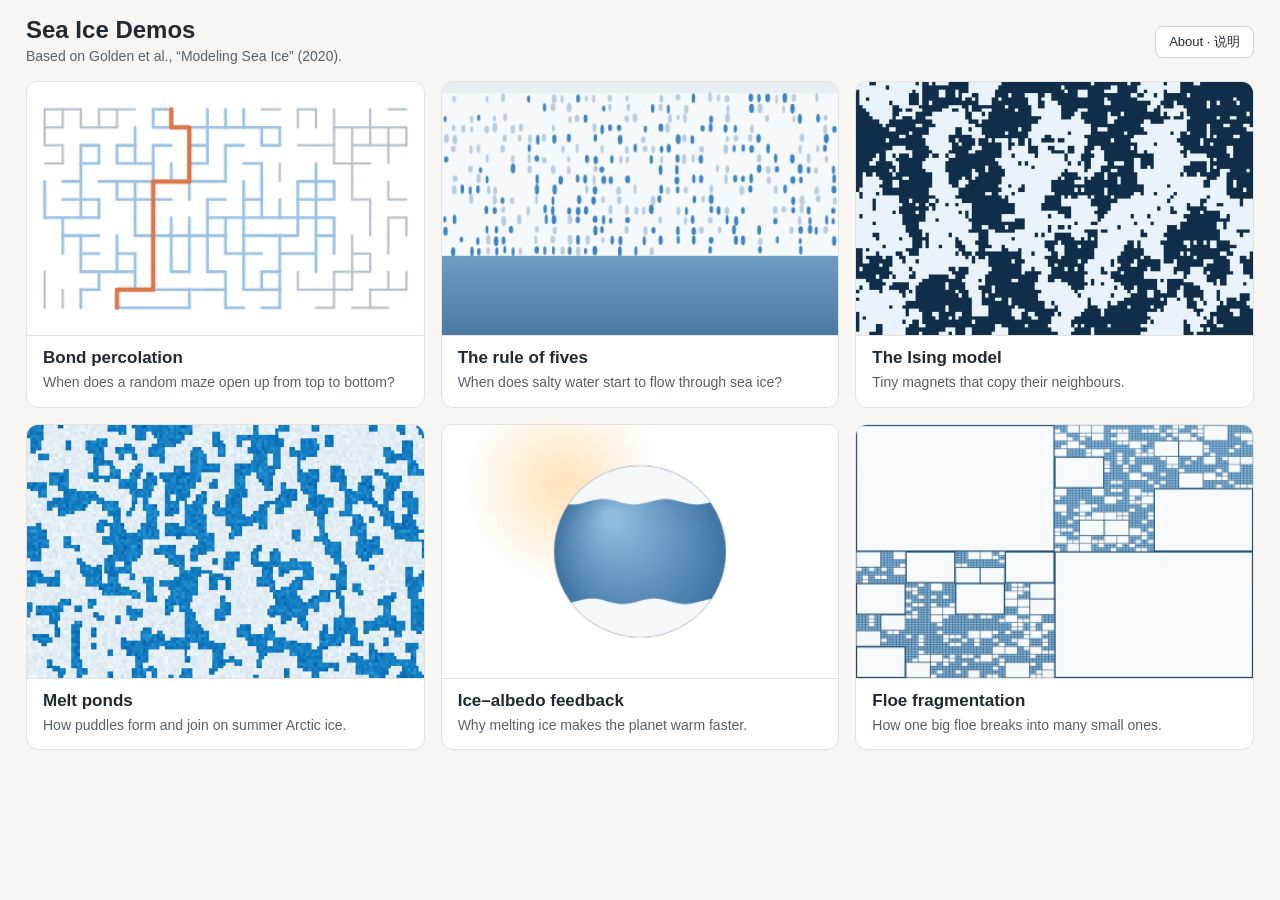
<file: index.html>
<!DOCTYPE html>
<html lang="en">
<head>
  <meta charset="utf-8">
  <meta name="viewport" content="width=device-width, initial-scale=1">
  <title>Sea Ice Demos</title>
  <link rel="stylesheet" href="style.css">
</head>
<body>
<div class="page">

  <div class="header">
    <div>
      <h1>Sea Ice Demos</h1>
      <p class="lead">Based on Golden et al., “Modeling Sea Ice” (2020).</p>
    </div>
    <button id="about-button">About · 说明</button>
  </div>

  <div class="cards">
    <a class="card" href="1_percolation.html">
      <canvas id="thumb-percolation"></canvas>
      <div class="card-text"><h2>Bond percolation</h2><p>When does a random maze open up from top to bottom?</p></div>
    </a>
    <a class="card" href="2_rule_of_fives.html">
      <canvas id="thumb-brine"></canvas>
      <div class="card-text"><h2>The rule of fives</h2><p>When does salty water start to flow through sea ice?</p></div>
    </a>
    <a class="card" href="3_ising_magnet.html">
      <canvas id="thumb-ising"></canvas>
      <div class="card-text"><h2>The Ising model</h2><p>Tiny magnets that copy their neighbours.</p></div>
    </a>
    <a class="card" href="4_melt_ponds.html">
      <canvas id="thumb-ponds"></canvas>
      <div class="card-text"><h2>Melt ponds</h2><p>How puddles form and join on summer Arctic ice.</p></div>
    </a>
    <a class="card" href="5_ice_albedo.html">
      <canvas id="thumb-albedo"></canvas>
      <div class="card-text"><h2>Ice–albedo feedback</h2><p>Why melting ice makes the planet warm faster.</p></div>
    </a>
    <a class="card" href="6_fragmentation.html">
      <canvas id="thumb-floes"></canvas>
      <div class="card-text"><h2>Floe fragmentation</h2><p>How one big floe breaks into many small ones.</p></div>
    </a>
  </div>

</div>

<div class="about" id="about">
  <div class="about-box">
    <button class="close">×</button>
    <p>Six small interactive pages made while reading Golden et al., “Modeling Sea Ice” (Notices of the AMS, 2020). Each page has one slider. 1. Bond percolation on a square lattice. 2. The rule of fives: brine in sea ice and when water can flow through. 3. The 2D Ising model. 4. The melt pond Ising model of Ma, Sudakov, Strong &amp; Golden (2019), next to a height-only version. 5. Ice–albedo feedback in a simple energy balance model. 6. Random fragmentation of ice floes. Every page runs offline in the browser.</p>
    <p>这 6 个小程序是读 Golden 等人 2020 年的综述《Modeling Sea Ice》时做的，每页只有一个滑块，双击就能在浏览器里打开，不需要联网。1. 方格网边渗流。2. 五五法则：海冰里的盐水，以及冰什么时候开始透水。3. 二维 Ising 模型。4. Ma、Sudakov、Strong 和 Golden（2019）的融池 Ising 模型，旁边对照一个只看高度的版本。5. 简单能量平衡模型里的冰-反照率反馈。6. 浮冰的随机碎裂。</p>
  </div>
</div>

<script src="common.js"></script>
<script src="index.js"></script>
</body>
</html>
</file>
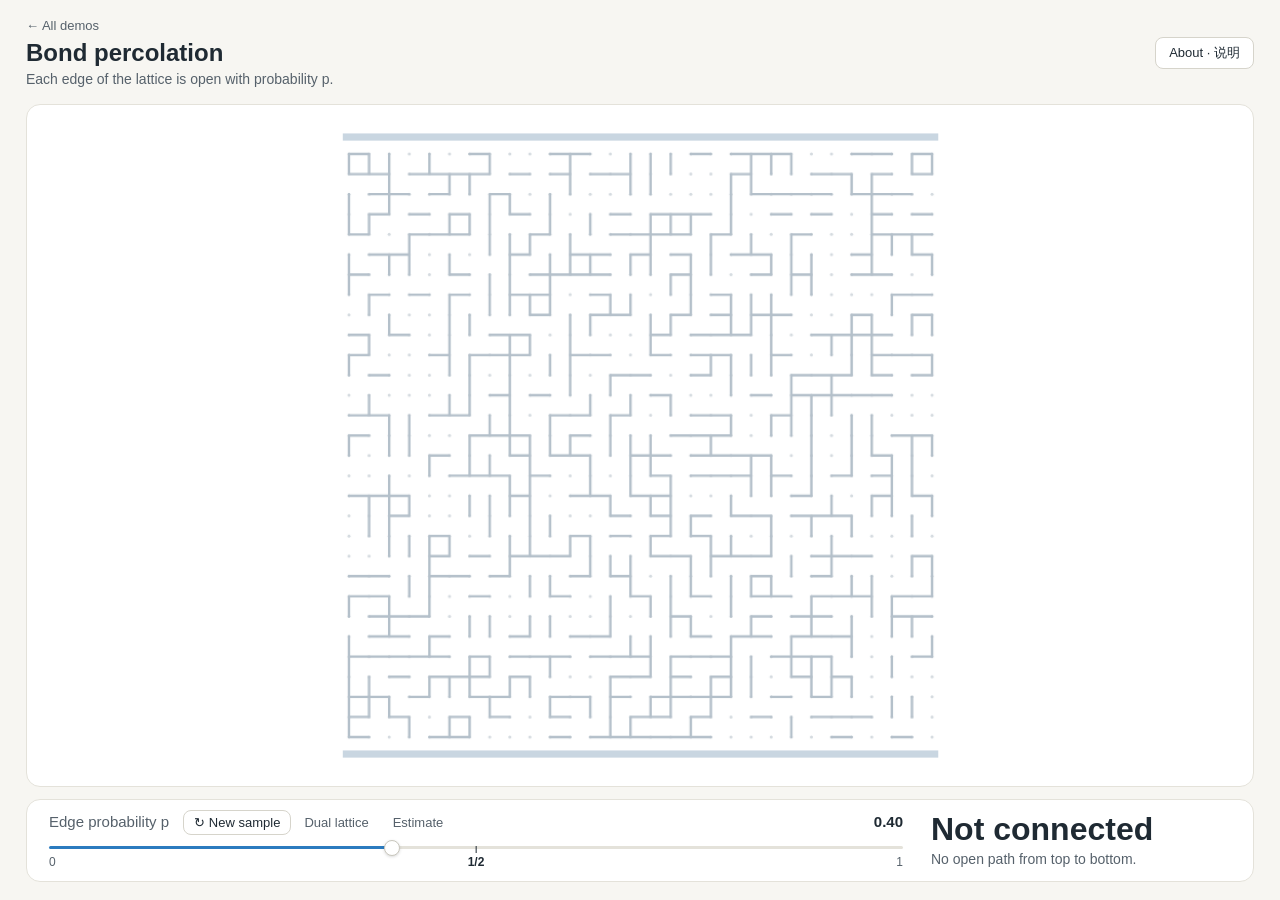
<file: 1_percolation.html>
<!DOCTYPE html>
<html lang="en">
<head>
  <meta charset="utf-8">
  <meta name="viewport" content="width=device-width, initial-scale=1">
  <title>Bond percolation</title>
  <link rel="stylesheet" href="style.css">
</head>
<body>
<div class="page">

  <div class="header">
    <div>
      <a class="back" href="index.html">← All demos</a>
      <h1>Bond percolation</h1>
      <p class="lead">Each edge of the lattice is open with probability p.</p>
    </div>
    <button id="about-button">About · 说明</button>
  </div>

  <div class="main">
    <div class="picture">
      <canvas id="picture"></canvas>
    </div>
    <div class="controls">
      <div>
        <div class="slider-label"><span>Edge probability p <button class="small-button" id="new-sample">↻ New sample</button><button class="small-button quiet" id="toggle-dual">Dual lattice</button><button class="small-button quiet" id="estimate">Estimate</button></span><b id="slider-value"></b></div>
        <input type="range" id="slider" min="0" max="1" step="0.01" value="0.4">
        <div class="ticks"><span class="left" style="left:0%">0</span><span class="key" style="left:50%">1/2</span><span class="right" style="left:100%">1</span></div>
      </div>
      <div>
        <div class="big" id="result">—</div>
        <div class="note" id="result-note"></div>
      </div>
    </div>
  </div>

</div>

<div class="about" id="about">
  <div class="about-box">
    <button class="close">×</button>
    <p>Bond percolation on a 30×30 square lattice: every edge is open with probability p, independently. The random numbers stay fixed while p changes, so the same random sample fills in as p increases. The cluster that joins the top row to the bottom row is shown in blue, and one shortest open path through it in orange. <b>Dual lattice</b> shows the dual graph: a vertex in the middle of every square, with a dual edge open exactly when the edge it crosses is closed. There is no top-to-bottom crossing exactly when a dual path joins the left side to the right side, and that blocking wall is highlighted. <b>Estimate</b> draws 1000 fresh samples at the current p and reports how many of them cross. For bond percolation on the infinite square lattice the critical probability is p<sub>c</sub> = 1/2 (Harris 1960, Kesten 1980); on a finite lattice the chance of a top-to-bottom crossing near p = 1/2 is about 1/2.</p>
    <p>方格网渗流：30×30 方格网上的每条边各自以概率 p 打开。拖动 p 时随机数不变，所以看到的是同一个随机样本随着 p 变大一点点长满。从最上面一行连到最下面一行的那一团通路显示为蓝色，其中一条最短的通路用橙色标出。<b>Dual lattice</b> 显示对偶网格：在每个小方格中间放一个点，对偶边横穿原来的边，原来的边断开时对偶边才算通。从上到下连不通，当且仅当有一条对偶路径从左边连到右边，这道“墙”会被标出来。<b>Estimate</b> 在当前的 p 下重新抽 1000 个样本，统计其中有多少能从上连到下。无限大方格网上边渗流的临界概率是 p<sub>c</sub> = 1/2（Harris 1960，Kesten 1980）；有限大小的网格在 p = 1/2 附近连通的机会大约一半一半。</p>
  </div>
</div>

<script src="common.js"></script>
<script src="1_percolation.js"></script>
</body>
</html>
</file>
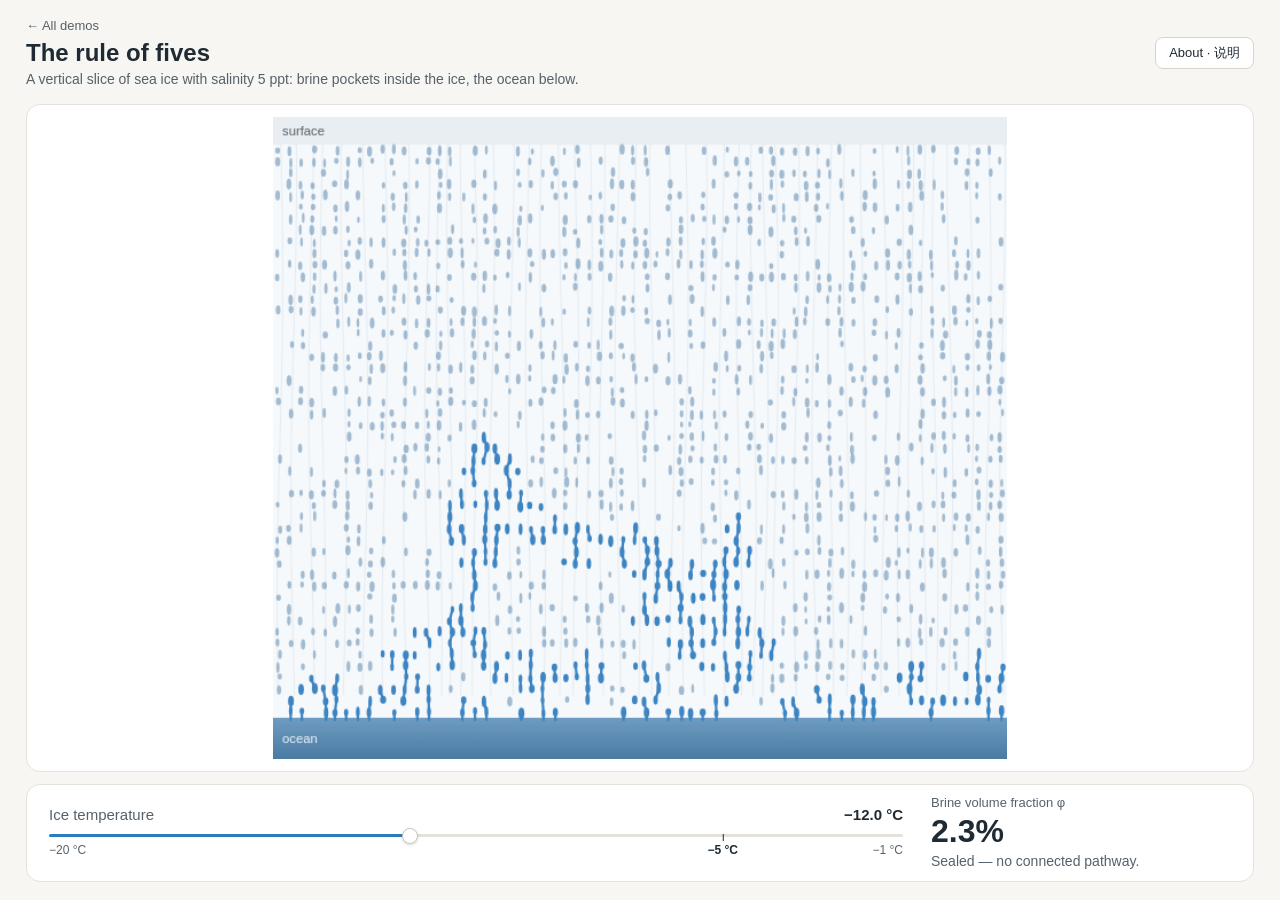
<file: 2_rule_of_fives.html>
<!DOCTYPE html>
<html lang="en">
<head>
  <meta charset="utf-8">
  <meta name="viewport" content="width=device-width, initial-scale=1">
  <title>The rule of fives</title>
  <link rel="stylesheet" href="style.css">
</head>
<body>
<div class="page">

  <div class="header">
    <div>
      <a class="back" href="index.html">← All demos</a>
      <h1>The rule of fives</h1>
      <p class="lead">A vertical slice of sea ice with salinity 5 ppt: brine pockets inside the ice, the ocean below.</p>
    </div>
    <button id="about-button">About · 说明</button>
  </div>

  <div class="main">
    <div class="picture">
      <canvas id="picture"></canvas>
    </div>
    <div class="controls">
      <div>
        <div class="slider-label"><span>Ice temperature</span><b id="slider-value"></b></div>
        <input type="range" id="slider" min="-20" max="-1" step="0.5" value="-12">
        <div class="ticks"><span class="left" style="left:0%">−20 °C</span><span class="key" style="left:78.9%">−5 °C</span><span class="right" style="left:100%">−1 °C</span></div>
      </div>
      <div>
        <div class="label">Brine volume fraction φ</div>
        <div class="big" id="brine-fraction">—</div>
        <div class="note" id="brine-note"></div>
      </div>
    </div>
  </div>

</div>

<div class="about" id="about">
  <div class="about-box">
    <button class="close">×</button>
    <p>Sea ice is pure ice with small inclusions of liquid brine. The brine volume fraction φ depends on temperature and bulk salinity; here salinity is fixed at 5 ppt and φ comes from the Frankenstein–Garner relation φ ≈ S·(49.185/|T| + 0.532)/1000 (T in °C, S in ppt). Columnar sea ice becomes permeable when φ reaches about 5% (Golden, Ackley &amp; Lytle, Science 1998); for 5 ppt that is near −5 °C. The picture is a <b>schematic</b>: brine pockets are placed at random on a 2D lattice, with density chosen so the picture first connects at φ = 5%. Blue channels are brine connected to the ocean; the moving pulses suggest sea water flowing up through them.</p>
    <p>海冰是纯冰里夹着很多小盐水泡。盐水占冰的比例 φ 取决于冰的温度和含盐量；这里含盐量固定为 5 ppt，φ 用 Frankenstein–Garner 经验公式计算。柱状海冰在 φ 达到约 5% 时开始透水（Golden、Ackley 和 Lytle，Science 1998），含盐量 5 ppt 时大约对应 −5 °C。图只是<b>示意图</b>：盐水泡随机放在二维网格上，密度经过调整，让这张图正好在 φ = 5% 时第一次连通。蓝色通道是和下方海水连在一起的盐水，里面移动的亮光表示海水顺着通道往上流。</p>
  </div>
</div>

<script src="common.js"></script>
<script src="2_rule_of_fives.js"></script>
</body>
</html>
</file>
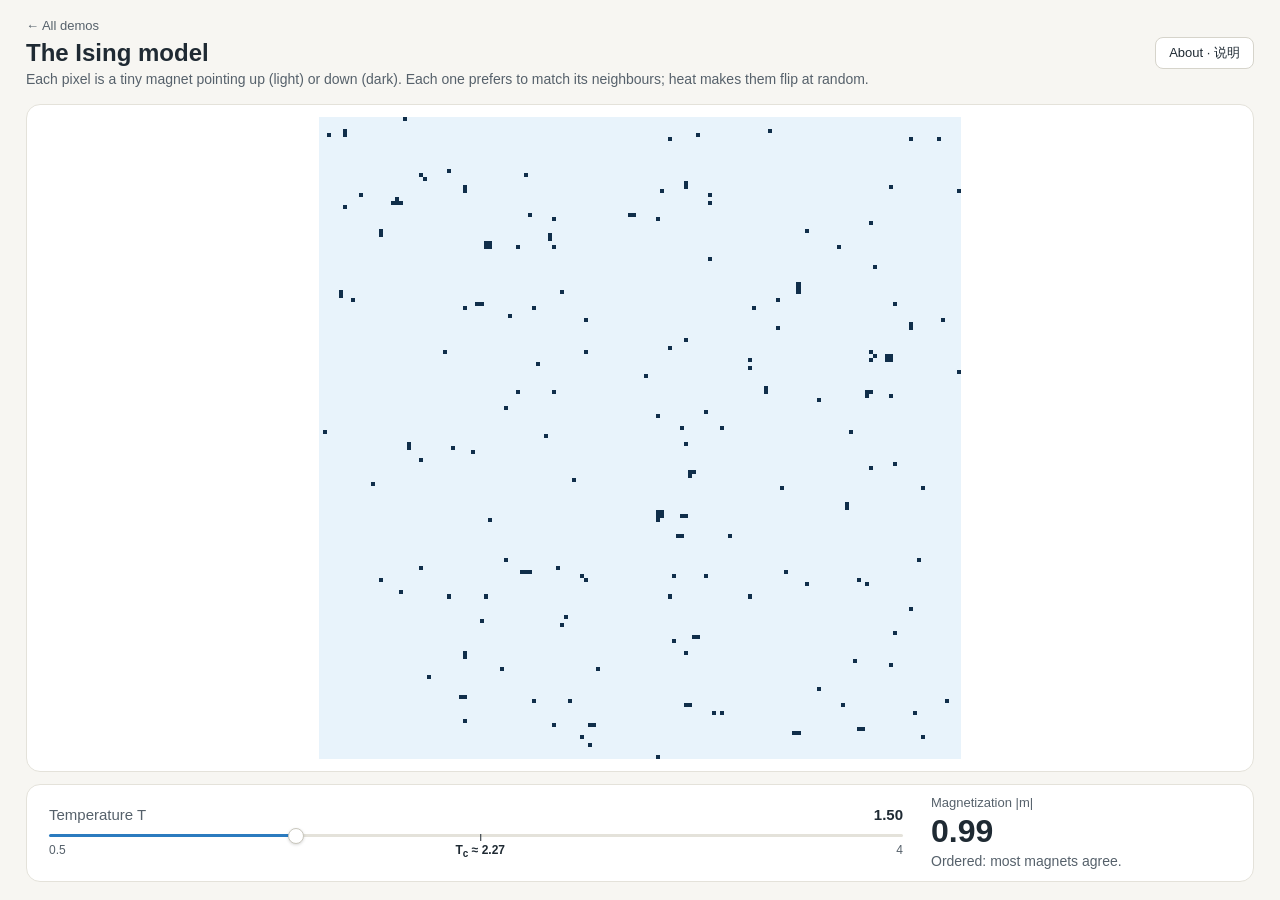
<file: 3_ising_magnet.html>
<!DOCTYPE html>
<html lang="en">
<head>
  <meta charset="utf-8">
  <meta name="viewport" content="width=device-width, initial-scale=1">
  <title>The Ising model</title>
  <link rel="stylesheet" href="style.css">
</head>
<body>
<div class="page">

  <div class="header">
    <div>
      <a class="back" href="index.html">← All demos</a>
      <h1>The Ising model</h1>
      <p class="lead">Each pixel is a tiny magnet pointing up (light) or down (dark). Each one prefers to match its neighbours; heat makes them flip at random.</p>
    </div>
    <button id="about-button">About · 说明</button>
  </div>

  <div class="main">
    <div class="picture">
      <canvas id="picture" class="pixelated"></canvas>
    </div>
    <div class="controls">
      <div>
        <div class="slider-label"><span>Temperature T</span><b id="slider-value"></b></div>
        <input type="range" id="slider" min="0.5" max="4" step="0.01" value="1.5">
        <div class="ticks"><span class="left" style="left:0%">0.5</span><span class="key" style="left:50.5%">T<sub>c</sub> ≈ 2.27</span><span class="right" style="left:100%">4</span></div>
      </div>
      <div>
        <div class="label">Magnetization |m|</div>
        <div class="big" id="magnetization">—</div>
        <div class="note" id="phase-note"></div>
      </div>
    </div>
  </div>

</div>

<div class="about" id="about">
  <div class="about-box">
    <button class="close">×</button>
    <p>Energy H = −J Σ<sub>⟨i,j⟩</sub> s<sub>i</sub>s<sub>j</sub> with spins s<sub>i</sub> = ±1 on a 160×160 torus, with J = 1 and Boltzmann's constant k<sub>B</sub> = 1, updated by Metropolis dynamics. The run starts with all spins up. |m| is the absolute value of the average spin. The critical temperature of the 2D model is T<sub>c</sub> = 2/ln(1+√2) ≈ 2.269. The melt pond model in demo 4 is a variant: temperature zero, very strong coupling (J → ∞), and a random field at each site.</p>
    <p>每个像素是一个小磁针，朝上（浅色）或朝下（深色），都想和邻居方向一致；温度会让它们随机乱翻。这里取 J = 1、玻尔兹曼常数 k<sub>B</sub> = 1，用 Metropolis 方法更新，开始时所有磁针都朝上。|m| 是所有磁针方向的平均值取绝对值。二维模型的临界温度约为 2.269。第 4 个融池模型是这个模型的变体：温度为零，邻居之间的作用非常强（J → ∞），每个格子再加上一个自己的随机偏好。</p>
  </div>
</div>

<script src="common.js"></script>
<script src="3_ising_magnet.js"></script>
</body>
</html>
</file>
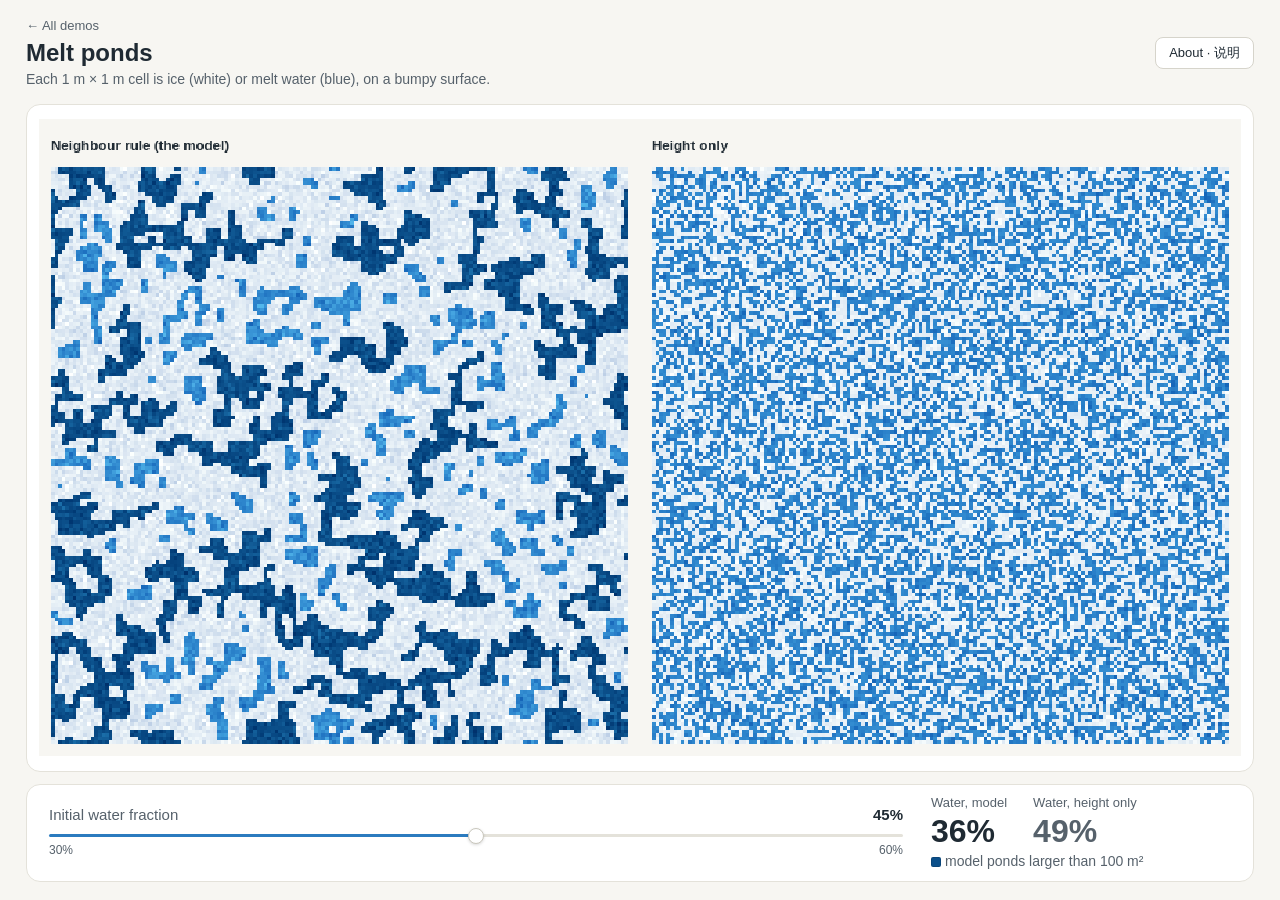
<file: 4_melt_ponds.html>
<!DOCTYPE html>
<html lang="en">
<head>
  <meta charset="utf-8">
  <meta name="viewport" content="width=device-width, initial-scale=1">
  <title>Melt ponds</title>
  <link rel="stylesheet" href="style.css">
</head>
<body>
<div class="page">

  <div class="header">
    <div>
      <a class="back" href="index.html">← All demos</a>
      <h1>Melt ponds</h1>
      <p class="lead">Each 1 m × 1 m cell is ice (white) or melt water (blue), on a bumpy surface.</p>
    </div>
    <button id="about-button">About · 说明</button>
  </div>

  <div class="main">
    <div class="picture">
      <canvas id="picture" class="pixelated"></canvas>
    </div>
    <div class="controls">
      <div>
        <div class="slider-label"><span>Initial water fraction</span><b id="slider-value"></b></div>
        <input type="range" id="slider" min="0.3" max="0.6" step="0.01" value="0.45">
        <div class="ticks"><span class="left" style="left:0%">30%</span><span class="right" style="left:100%">60%</span></div>
      </div>
      <div>
        <div style="display:flex; gap:26px">
          <div><div class="label">Water, model</div><div class="big" id="water-model">—</div></div>
          <div><div class="label">Water, height only</div><div class="big" id="water-height" style="color:#56616b">—</div></div>
        </div>
        <div class="note"><span class="swatch" style="background:#0b4f8a"></span>model ponds larger than 100 m²</div>
      </div>
    </div>
  </div>

</div>

<div class="about" id="about">
  <div class="about-box">
    <button class="close">×</button>
    <p>The zero-temperature random-field Ising model of Ma, Sudakov, Strong &amp; Golden (New J. Phys. 2019) on a 160×160 periodic lattice. Each site is water or ice and has a surface height h<sub>i</sub>, an independent standard Gaussian (light and dark shading). Both panels start from the same heights and the same random water/ice pattern. <b>Left, the model:</b> a site takes the majority state of its 4 neighbours; on a 2–2 tie, a low site becomes water and a high site becomes ice. <b>Right, height only:</b> each site simply follows its own height, so it always ends near 50% water. Every sweep visits all sites in a random order, and the run stops when a full sweep changes nothing: a metastable state. With J → ∞, each flip lowers H = Σ<sub>i</sub> h<sub>i</sub>s<sub>i</sub> − J Σ<sub>⟨i,j⟩</sub> s<sub>i</sub>s<sub>j</sub>; the paper also uses large finite J. The lattice constant a = 1 m, taken from snow-topography data, is the only measured input. The paper finds a pond size distribution with exponent ζ ≈ −1.58 (observed ≈ −3/2) and a transition of pond boundaries from simple to fractal near 90 m² (observed ≈ 100 m²). In the left panel, ponds larger than 100 m² are drawn in deeper blue.</p>
    <p>Ma、Sudakov、Strong 和 Golden（New J. Phys. 2019）的零温度随机场 Ising 模型，网格 160×160，边界首尾相接。每个格子是水或冰，有一个随机的高度（图上深浅不同的明暗），格子之间互不相关。左右两张图用的是同一套高度、同一个初始水冰分布。<b>左边是论文的模型：</b>4 个邻居里水多就变水，冰多就变冰；2 比 2 打平时看自己的地势，低洼变水，凸起变冰。<b>右边只看高度：</b>每格只按自己的地势变，所以最后总是大约一半是水。每一轮按随机顺序把所有格子都检查一遍，直到整整一轮都没有格子变化才停下，这就是亚稳态。格子大小 a = 1 米，来自雪面地形数据，是模型里唯一一个测量得到的参数。论文得到的融池大小分布指数约为 −1.58（观测约 −3/2），融池形状大约在 90 平方米时从简单变复杂（观测约 100 平方米）。左图里面积超过 100 平方米的融池用更深的蓝色画出。</p>
  </div>
</div>

<script src="common.js"></script>
<script src="4_melt_ponds.js"></script>
</body>
</html>
</file>
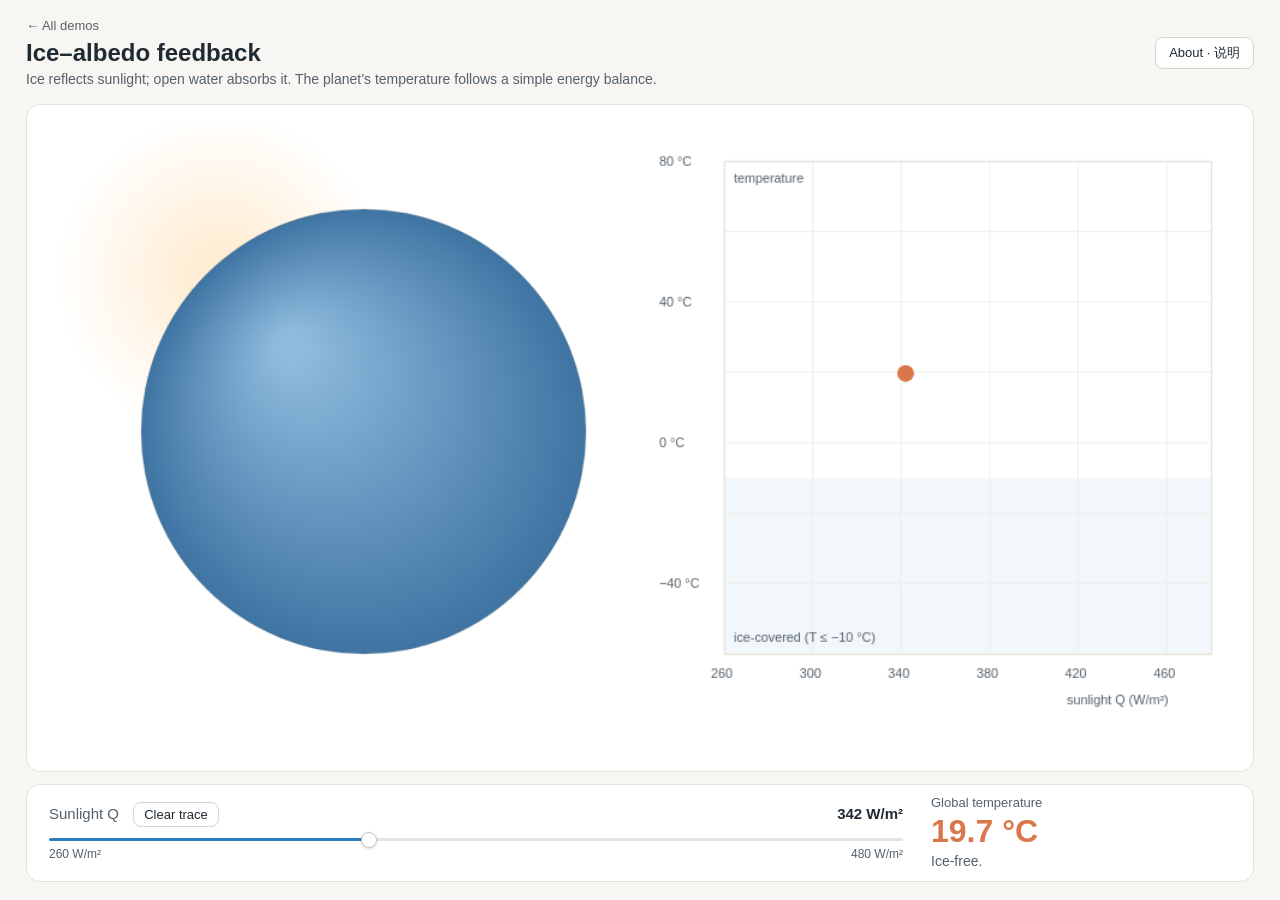
<file: 5_ice_albedo.html>
<!DOCTYPE html>
<html lang="en">
<head>
  <meta charset="utf-8">
  <meta name="viewport" content="width=device-width, initial-scale=1">
  <title>Ice–albedo feedback</title>
  <link rel="stylesheet" href="style.css">
</head>
<body>
<div class="page">

  <div class="header">
    <div>
      <a class="back" href="index.html">← All demos</a>
      <h1>Ice–albedo feedback</h1>
      <p class="lead">Ice reflects sunlight; open water absorbs it. The planet’s temperature follows a simple energy balance.</p>
    </div>
    <button id="about-button">About · 说明</button>
  </div>

  <div class="main">
    <div class="picture">
      <canvas id="picture"></canvas>
    </div>
    <div class="controls">
      <div>
        <div class="slider-label"><span>Sunlight Q <button class="small-button" id="clear-trace">Clear trace</button></span><b id="slider-value"></b></div>
        <input type="range" id="slider" min="260" max="480" step="1" value="342">
        <div class="ticks"><span class="left" style="left:0%">260 W/m²</span><span class="right" style="left:100%">480 W/m²</span></div>
      </div>
      <div>
        <div class="label">Global temperature</div>
        <div class="big" id="temperature">—</div>
        <div class="note" id="ice-note"></div>
      </div>
    </div>
  </div>

</div>

<div class="about" id="about">
  <div class="about-box">
    <button class="close">×</button>
    <p>A low-order energy balance model of Budyko–Sellers type: C dT/dt = Q·(1 − α(T)) − (A + B·T), with A = 202 W/m² and B = 1.9 W/m²/°C. The albedo α is 0.6 when T ≤ −10 °C (ice-covered), 0.3 when T ≥ 0 °C (ice-free), and linear in between. Q is the incoming sunlight. The temperature always moves from its current value toward an equilibrium, so the state depends on where the planet has been. The planet shows the ice cover implied by the albedo; the right panel traces every (Q, T) the planet has passed through, and marks where the temperature jumped. Golden et al. (2020) discuss low-order models of this kind. This toy model is global and very simplified; it illustrates the mechanism, not real numbers for the Arctic.</p>
    <p>Budyko–Sellers 型的简单能量平衡气候模型：温度的变化 = 吸收的阳光 − 向外散的热，A = 202 W/m²，B = 1.9 W/m²/°C。冰多时反射率 α 高（0.6，T ≤ −10 °C），没有冰时低（0.3，T ≥ 0 °C），中间线性过渡。Q 是照到地球上的阳光强度。温度总是从当前的值出发，慢慢走向一个平衡温度，所以地球现在是什么状态，取决于它之前经历过什么。左边的星球显示对应的冰盖大小，右边的图记录星球走过的每一个 (Q, T)，并标出温度突然跳变的地方。Golden 等人（2020）讨论过这类简单模型。这个模型非常简化，只用来说明机制，数字不代表真实的北极。</p>
  </div>
</div>

<script src="common.js"></script>
<script src="5_ice_albedo.js"></script>
</body>
</html>
</file>
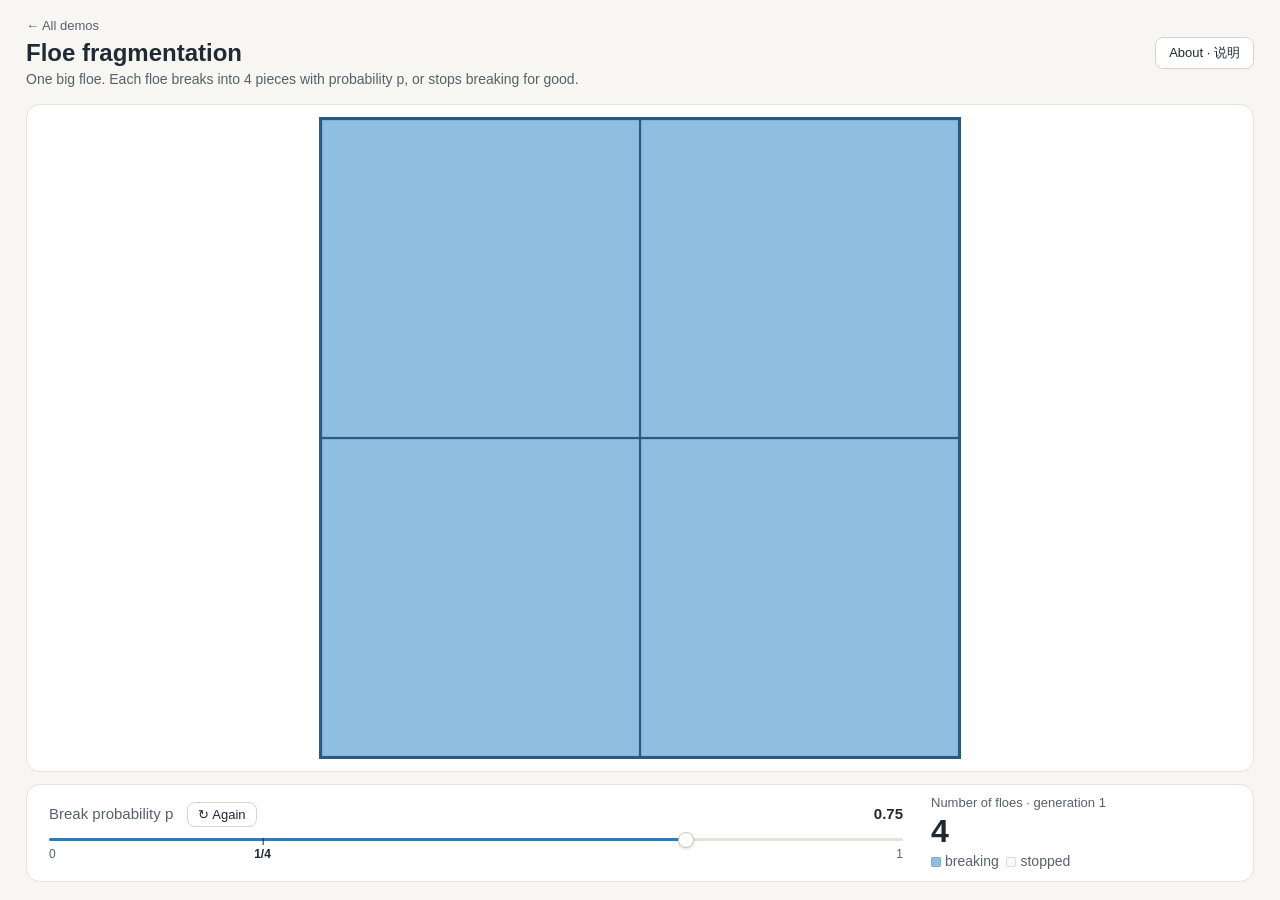
<file: 6_fragmentation.html>
<!DOCTYPE html>
<html lang="en">
<head>
  <meta charset="utf-8">
  <meta name="viewport" content="width=device-width, initial-scale=1">
  <title>Floe fragmentation</title>
  <link rel="stylesheet" href="style.css">
</head>
<body>
<div class="page">

  <div class="header">
    <div>
      <a class="back" href="index.html">← All demos</a>
      <h1>Floe fragmentation</h1>
      <p class="lead">One big floe. Each floe breaks into 4 pieces with probability p, or stops breaking for good.</p>
    </div>
    <button id="about-button">About · 说明</button>
  </div>

  <div class="main">
    <div class="picture">
      <canvas id="picture"></canvas>
    </div>
    <div class="controls">
      <div>
        <div class="slider-label"><span>Break probability p <button class="small-button" id="run-again">↻ Again</button></span><b id="slider-value"></b></div>
        <input type="range" id="slider" min="0" max="1" step="0.01" value="0.75">
        <div class="ticks"><span class="left" style="left:0%">0</span><span class="key" style="left:25%">1/4</span><span class="right" style="left:100%">1</span></div>
      </div>
      <div>
        <div class="label" id="floe-label">Number of floes</div>
        <div class="big" id="floe-count">1</div>
        <div class="note"><span class="swatch" style="background:#8fbfe0"></span>breaking &nbsp;<span class="swatch" style="background:#f6fafd"></span>stopped</div>
      </div>
    </div>
  </div>

</div>

<div class="about" id="about">
  <div class="about-box">
    <button class="close">×</button>
    <p>The random fragmentation model from the floe size distribution section of Golden et al. (2020). The first floe always breaks. After that, every floe that is still active breaks into m = 4 equal pieces with probability p; with probability 1 − p it stops breaking for good. This is a branching process with mean offspring 4p, so it is critical at p = 1/4: for p ≤ 1/4 it dies out with probability 1, and for p > 1/4 it survives with positive probability. The expected number of floes at linear size 2<sup>−n</sup> grows like (4p)<sup>n</sup>, a power law with counting dimension D = ln(4p)/ln 2 (D = 2 at p = 1). Each run is one random outcome. Breaking stops at a minimum size of 1/256 of the side (8 generations). Blue floes are still breaking; white floes have stopped, either by chance or at the minimum size. Real floes also melt, refreeze, weld together and are broken by waves, which this model leaves out.</p>
    <p>论文“浮冰大小分布”一节里的随机碎裂模型。第一块冰一定会碎。之后每一块还在碎的冰，以概率 p 碎成 4 块一样大的小冰，以 1 − p 的概率就此停下、不再碎。这是一个平均每代产生 4p 个后代的分支过程，临界点是 p = 1/4：p ≤ 1/4 时最终会停下，p > 1/4 时有一定概率一直碎下去。边长为 2<sup>−n</sup> 的浮冰的期望数量按 (4p)<sup>n</sup> 增长，是一个幂律，计数维数 D = ln(4p)/ln 2（p = 1 时 D = 2）。每跑一次只是一个随机结果。浮冰碎到边长的 1/256（8 代）就不再碎。蓝色是还在继续碎的冰，白色是已经停下的冰（随机停下，或者到了最小尺寸）。真实的浮冰还会融化、重新冻结、互相冻在一起、被海浪拍碎，这个模型都没有考虑。</p>
  </div>
</div>

<script src="common.js"></script>
<script src="6_fragmentation.js"></script>
</body>
</html>
</file>
<file: style.css>
/* style.css — shared look for all demo pages */

:root {
  --bg: #f7f6f2;
  --card: #ffffff;
  --line: #e4e2da;
  --ink: #1f2a33;
  --muted: #56616b;
  --accent: #2b7bbf;
}

* { box-sizing: border-box; }

body {
  margin: 0;
  background: var(--bg);
  color: var(--ink);
  font-family: -apple-system, "Helvetica Neue", "PingFang SC", Arial, sans-serif;
  -webkit-font-smoothing: antialiased;
}

/* ---------- Page layout: everything fits on one screen ---------- */

.page {
  max-width: 1280px;
  height: 100vh;
  margin: 0 auto;
  padding: 16px 26px 18px;
  display: flex;
  flex-direction: column;
  overflow: hidden;
}

.header {
  display: flex;
  justify-content: space-between;
  align-items: center;
  gap: 20px;
  margin-bottom: 14px;
}
.header h1 { font-size: 24px; font-weight: 600; margin: 0 0 2px; }
.header .lead { font-size: 14px; color: var(--muted); margin: 0; line-height: 1.5; }
.back { display: inline-block; margin-bottom: 6px; font-size: 13px; color: var(--muted); text-decoration: none; }
.back:hover { color: var(--ink); }

.main { flex: 1; min-height: 0; display: flex; flex-direction: column; gap: 12px; }

/* The big picture */
.picture {
  flex: 1;
  min-height: 0;
  display: flex;
  background: var(--card);
  border: 1px solid var(--line);
  border-radius: 14px;
  padding: 12px;
}
.picture canvas { flex: 1; min-height: 0; width: 100%; object-fit: contain; }
.pixelated { image-rendering: pixelated; }

/* The control bar: slider on the left, readout on the right */
.controls {
  display: grid;
  grid-template-columns: minmax(0, 1fr) 300px;
  gap: 28px;
  align-items: center;
  background: var(--card);
  border: 1px solid var(--line);
  border-radius: 14px;
  padding: 10px 22px;
}

/* ---------- Slider ---------- */

.slider-label { display: flex; justify-content: space-between; align-items: baseline; font-size: 15px; color: var(--muted); }
.slider-label b { color: var(--ink); font-weight: 600; font-variant-numeric: tabular-nums; }

input[type=range] {
  -webkit-appearance: none;
  appearance: none;
  width: 100%;
  height: 3px;
  margin: 10px 0 2px;
  border-radius: 3px;
  outline: none;
  cursor: pointer;
  background: linear-gradient(90deg, var(--accent) var(--fill, 50%), var(--line) var(--fill, 50%));
}
input[type=range]::-webkit-slider-thumb {
  -webkit-appearance: none;
  width: 16px; height: 16px; border-radius: 50%;
  background: #fff; border: 1px solid #c9c7bd; box-shadow: 0 1px 3px rgba(0,0,0,.15);
}
input[type=range]::-moz-range-thumb {
  width: 16px; height: 16px; border-radius: 50%;
  background: #fff; border: 1px solid #c9c7bd;
}

/* Tick labels under a slider; .key marks where the interesting change happens */
.ticks { position: relative; height: 18px; font-size: 12px; color: var(--muted); }
.ticks span { position: absolute; top: 2px; transform: translateX(-50%); white-space: nowrap; }
.ticks span.left { transform: none; }
.ticks span.right { transform: translateX(-100%); }
.ticks span.key { color: var(--ink); font-weight: 600; }
.ticks span.key::before {
  content: ""; position: absolute; left: 50%; top: -9px;
  width: 1px; height: 7px; background: var(--ink);
}

/* ---------- Readout ---------- */

.label { font-size: 13px; color: var(--muted); font-weight: 500; margin-bottom: 4px; }
.big { font-size: 32px; font-weight: 600; line-height: 1.1; font-variant-numeric: tabular-nums; transition: color .3s; }
.note { font-size: 14px; color: var(--muted); margin-top: 2px; line-height: 1.45; min-height: 1.45em; }
.swatch { display: inline-block; width: 10px; height: 10px; border-radius: 2px; vertical-align: -1px; margin-right: 4px; border: 1px solid rgba(0,0,0,.12); }

/* ---------- Buttons ---------- */

button {
  font: inherit; font-size: 13px; color: var(--ink); cursor: pointer;
  background: #fff; border: 1px solid #d6d4cb; border-radius: 8px; padding: 6px 13px;
}
button:hover { border-color: #a9a79e; }
.small-button { padding: 4px 10px; margin-left: 10px; }

/* ---------- About dialog ---------- */

.about { position: fixed; inset: 0; z-index: 9; display: none; align-items: center; justify-content: center; padding: 20px; background: rgba(31,42,51,.28); }
.about.open { display: flex; }
.about-box {
  position: relative; max-width: 720px; max-height: 85vh; overflow: auto;
  background: #fff; border-radius: 14px; padding: 22px 26px;
  color: var(--muted); font-size: 15px; line-height: 1.7;
}
.about-box b { color: var(--ink); }
.about-box .close { position: absolute; top: 10px; right: 10px; border: 0; font-size: 20px; padding: 2px 10px; }

/* ---------- Home page ---------- */

.cards { flex: 1; min-height: 0; display: grid; grid-template-columns: repeat(3, minmax(0, 1fr)); gap: 16px; align-content: start; }
.card { display: block; overflow: hidden; color: var(--ink); text-decoration: none; background: #fff; border: 1px solid var(--line); border-radius: 12px; }
.card:hover { border-color: #b9b7ae; }
.card canvas { display: block; width: 100%; height: auto; border-bottom: 1px solid var(--line); }
.card-text { padding: 12px 16px 14px; }
.card h2 { font-size: 17px; font-weight: 600; margin: 0 0 4px; }
.card p { font-size: 14px; color: var(--muted); margin: 0; line-height: 1.45; }

/* ---------- Small screens ---------- */

@media (max-width: 900px) {
  .page { height: auto; overflow: visible; padding: 20px 18px 50px; }
  .picture { height: 70vw; flex: none; }
  .controls { grid-template-columns: 1fr; }
  .cards { grid-template-columns: 1fr 1fr; }
}
@media (max-width: 600px) {
  .cards { grid-template-columns: 1fr; }
}

/* Extra, low-key buttons (e.g. Dual lattice, Estimate) */
.quiet { border-color: transparent; color: var(--muted); margin-left: 2px; }
.quiet:hover { border-color: #d6d4cb; color: var(--ink); }
.quiet.active { color: var(--accent); border-color: #9cc3e4; background: #eef5fb; }
</file>
